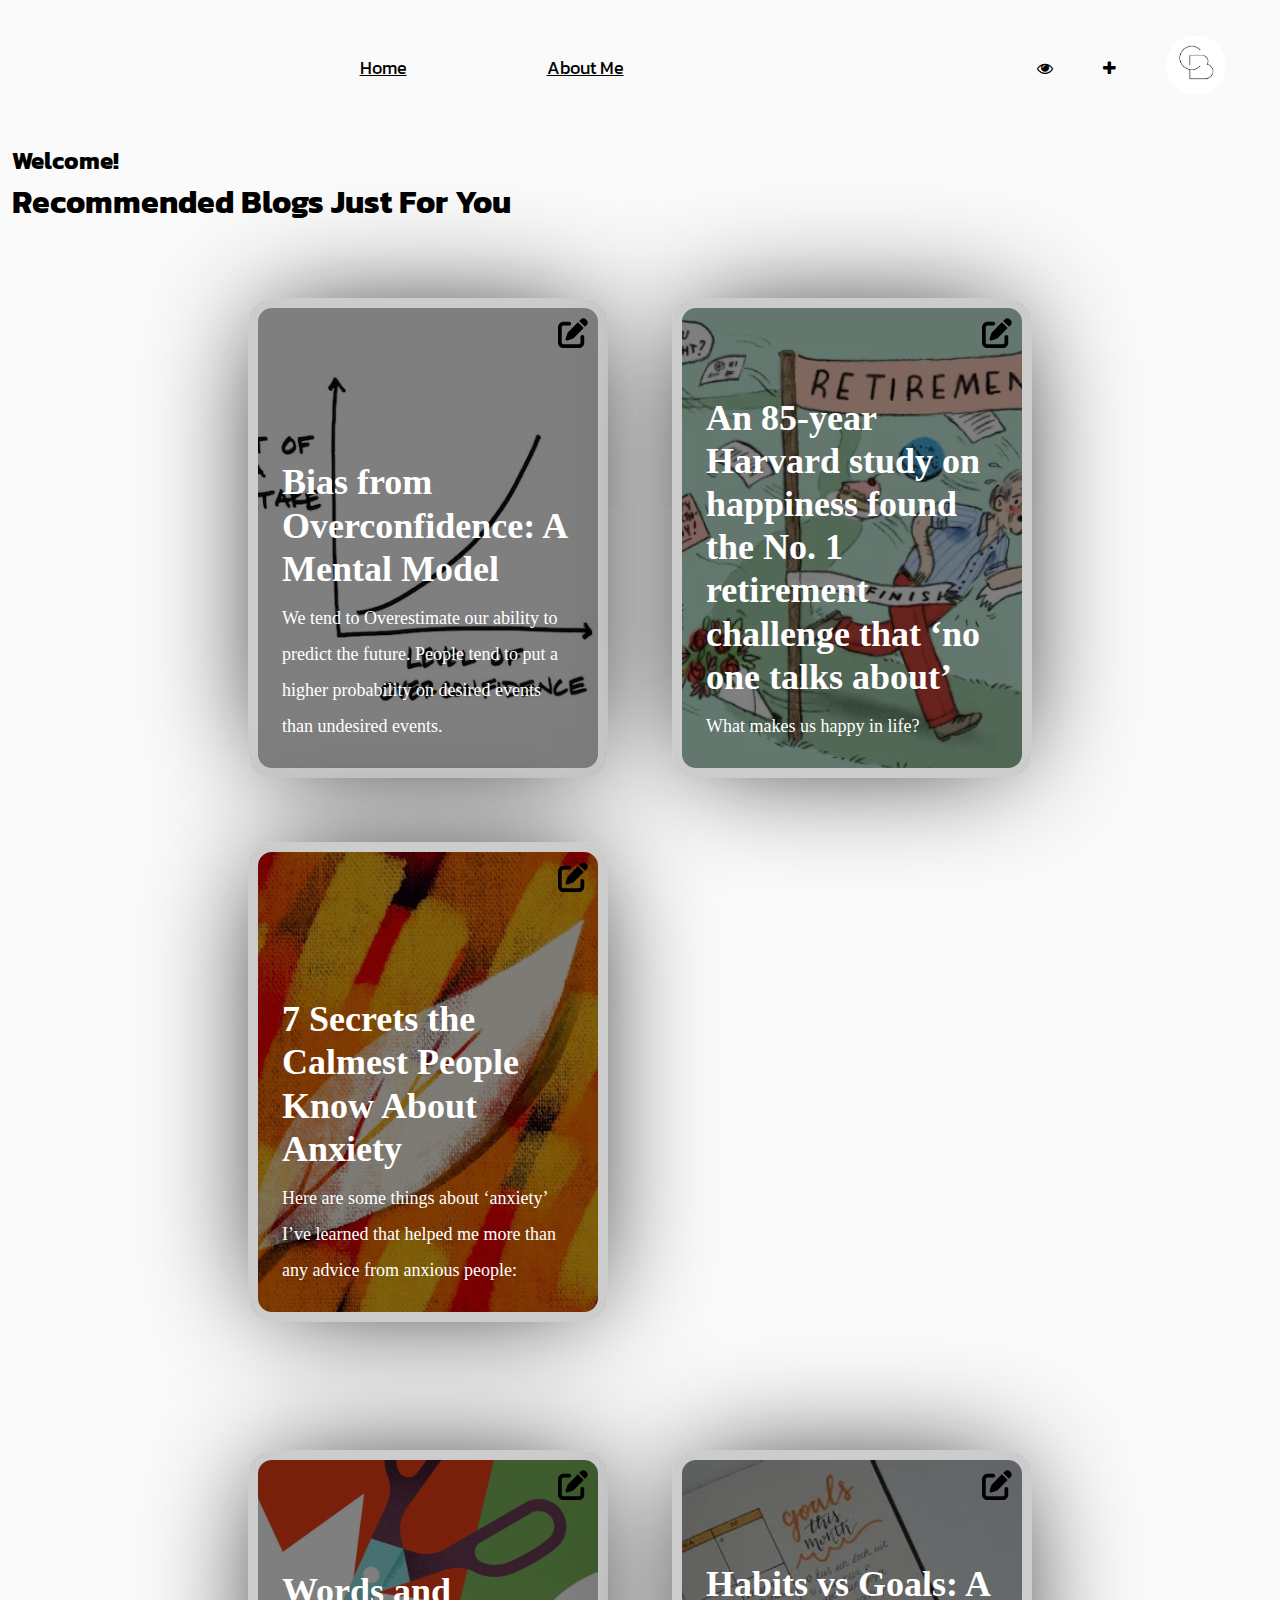
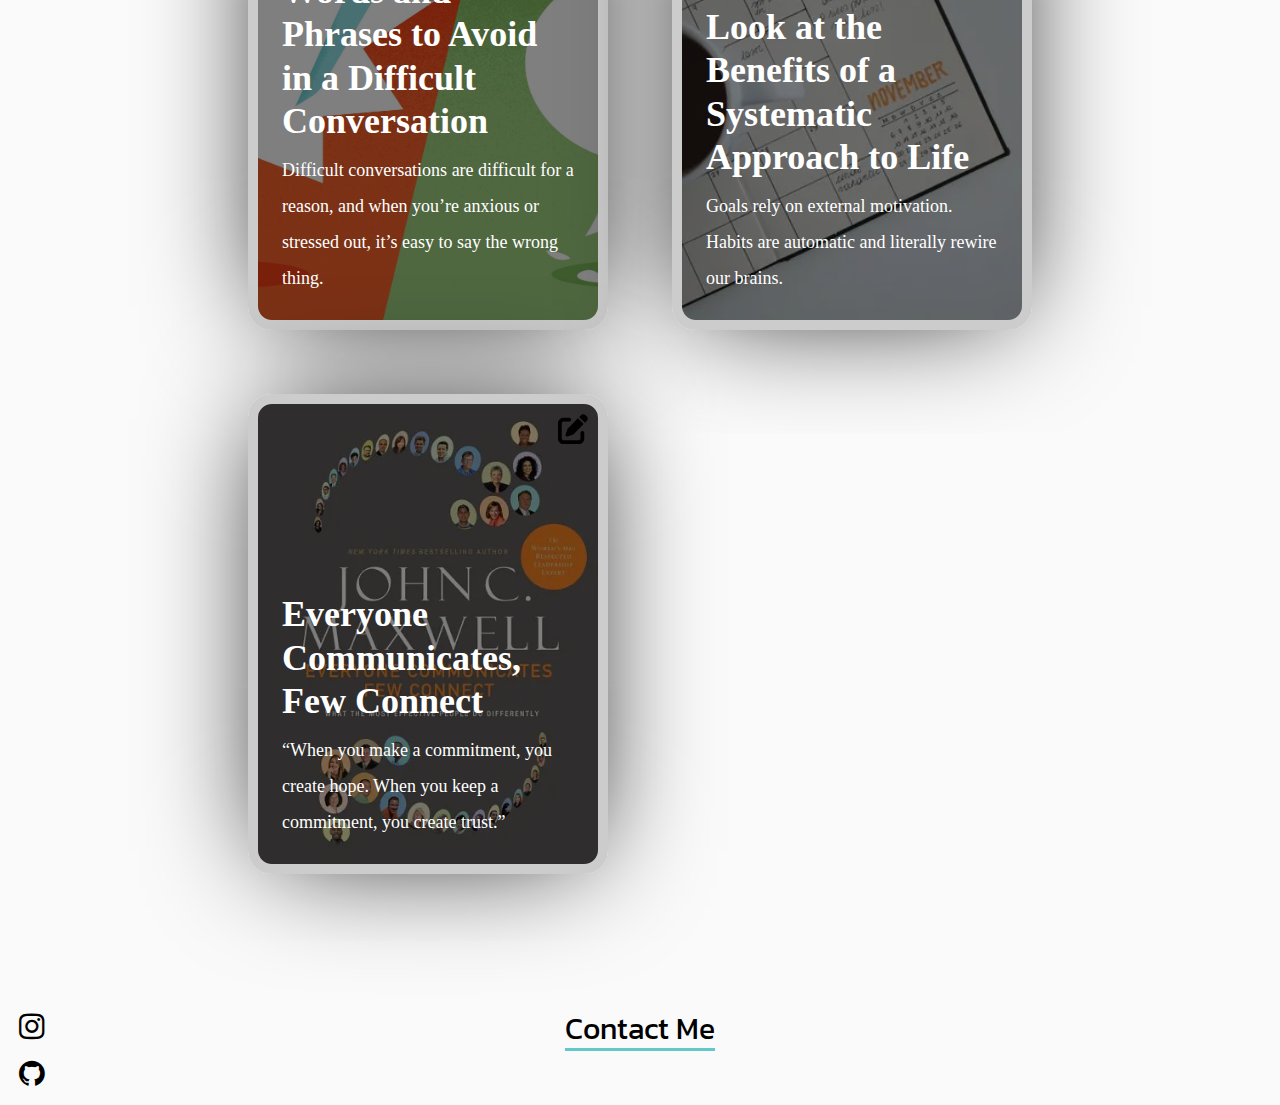
<file: index.html>
<!DOCTYPE html>
<html lang="en">
  <head>
    <meta charset="UTF-8" />
    <meta name="viewport" content="width=device-width, initial-scale=1.0" />
    <title>Personal Website</title>
    <link rel="stylesheet" type="text/css" href="styles.css" />
    <link
      rel="stylesheet"
      href="https://cdnjs.cloudflare.com/ajax/libs/font-awesome/4.7.0/css/font-awesome.min.css"
    />
    <link rel="preconnect" href="https://fonts.googleapis.com" />
    <link rel="preconnect" href="https://fonts.gstatic.com" crossorigin />
    <link
      href="https://fonts.googleapis.com/css2?family=Kanit:wght@300;400&display=swap"
      rel="stylesheet"
    />
  </head>
  <body>
    <div id="header">
      <div class="header-separator" id="header-left">
        <div class="header-left-items" id="home">
          <a href="index.html">Home</a>
        </div>
        <div class="header-left-items" id="about">
          <a href="about.html">About Me</a>
        </div>
      </div>
      <div class="header-separator" id="header-right">
        <div class="header-right-items">
          <i class="fa fa-solid fa-eye"></i>
        </div>
        <div class="header-right-items">
          <i class="fa fa-solid fa-plus"></i>
        </div>
        <div
          class="header-right-items"
          id="icons
        "
        >
          <img class="headerimg" src="assets/icon.jpg" alt="icon" />
        </div>
      </div>
    </div>
    <div id="body">
      <h2>Welcome!</h2>
      <h1>Recommended Blogs Just For You</h1>
    </div>

    <section class="cards-wrapper">
      <div class="card-grid-space">
        <a
          class="card"
          target="_blank"
          href="https://fs.blog/bias-from-overconfidence/?utm_source=pocket_reader"
          style="--bg-img: url(assets/img1.jpg)"
        >
          <div class="edit">
            <img src="assets/icons/pen-to-square-solid.svg" alt="edit icon" />
          </div>
          <div>
            <h1>Bias from Overconfidence: A Mental Model</h1>
            <p>
              We tend to Overestimate our ability to predict the future. People
              tend to put a higher probability on desired events than undesired
              events.
            </p>
          </div>
        </a>
      </div>
      <div class="card-grid-space">
        <a
          class="card"
          href="https://www.cnbc.com/2023/03/10/85-year-harvard-happiness-study-found-the-biggest-downside-of-retirement-that-no-one-talks-about.html?utm_source=pocket_saves"
          target="_blank"
          style="--bg-img: url(assets/img2.webp)"
        >
          <div class="edit">
            <img src="assets/icons/pen-to-square-solid.svg" alt="edit icon" />
          </div>
          <div>
            <h1>
              An 85-year Harvard study on happiness found the No. 1 retirement
              challenge that ‘no one talks about’
            </h1>
            <p>What makes us happy in life?</p>
          </div>
        </a>
      </div>
      <div class="card-grid-space">
        <a
          class="card"
          href="https://www.untetheredmind.co/p/7-secrets-the-calmest-people-know?utm_source=post-email-title&publication_id=1037895&post_id=112472762&isFreemail=true"
          target="_blank"
          style="--bg-img: url(assets/img3.jpg)"
        >
          <div class="edit">
            <img src="assets/icons/pen-to-square-solid.svg" alt="edit icon" />
          </div>
          <div>
            <h1>7 Secrets the Calmest People Know About Anxiety</h1>
            <p>
              Here are some things about ‘anxiety’ I’ve learned that helped me
              more than any advice from anxious people:
            </p>
          </div>
        </a>
      </div>
    </section>

    <section class="cards-wrapper">
      <div class="card-grid-space">
        <a
          class="card"
          href="https://getpocket.com/explore/item/words-and-phrases-to-avoid-in-a-difficult-conversation?position=3&scheduled_corpus_item_id=6373b163-b272-442e-80e9-8bf039b02b90&sponsored=0&utm_source=pocket_reader"
          target="_blank"
          style="--bg-img: url(assets/img4.jpg)"
        >
          <div class="edit">
            <img src="assets/icons/pen-to-square-solid.svg" alt="edit icon" />
          </div>
          <div>
            <h1>Words and Phrases to Avoid in a Difficult Conversation</h1>
            <p>
              Difficult conversations are difficult for a reason, and when
              you’re anxious or stressed out, it’s easy to say the wrong thing.
            </p>
          </div>
        </a>
      </div>
      <div class="card-grid-space">
        <a
          class="card"
          href="https://fs.blog/habits-vs-goals/"
          target="_blank"
          style="--bg-img: url(assets/img5.webp)"
        >
          <div class="edit">
            <img src="assets/icons/pen-to-square-solid.svg" alt="edit icon" />
          </div>
          <div>
            <h1>
              Habits vs Goals: A Look at the Benefits of a Systematic Approach
              to Life
            </h1>
            <p>
              Goals rely on external motivation. Habits are automatic and
              literally rewire our brains.
            </p>
          </div>
        </a>
      </div>
      <div class="card-grid-space">
        <a
          class="card"
          href="https://deepstash.com/share?type=article&id=127973&shared_by=610386"
          target="_blank"
          style="--bg-img: url(assets/img6.webp)"
        >
          <div class="edit">
            <img src="assets/icons/pen-to-square-solid.svg" alt="edit icon" />
          </div>
          <div>
            <h1>Everyone Communicates, Few Connect</h1>
            <p>
              “When you make a commitment, you create hope. When you keep a
              commitment, you create trust.”
            </p>
          </div>
        </a>
      </div>
    </section>
    <br />
    <footer>
      <div class="footer-items">
        <span
          class="fa-stack fa-2x"
          style="vertical-align: top; padding: 5px; position: absolute"
        >
          <a target="_blank" href="https://www.instagram.com/clrcb_05/">
            <i
              class="fa fa-brands fa-instagram fa-stack-2x"
              style="font-size: 30px"
            ></i>
          </a>
          <a target="_blank" href="https://github.com/Nyxezad">
            <i
              class="fa fa-brands fa-github fa-stack-1x"
              style="font-size: 30px; margin-top: 30px"
            ></i
          ></a>
        </span>
      </div>
      <div class="footer-items" id="contact">Contact Me</div>
      <div class="footer-items"></div>
    </footer>
  </body>
</html>
</file>
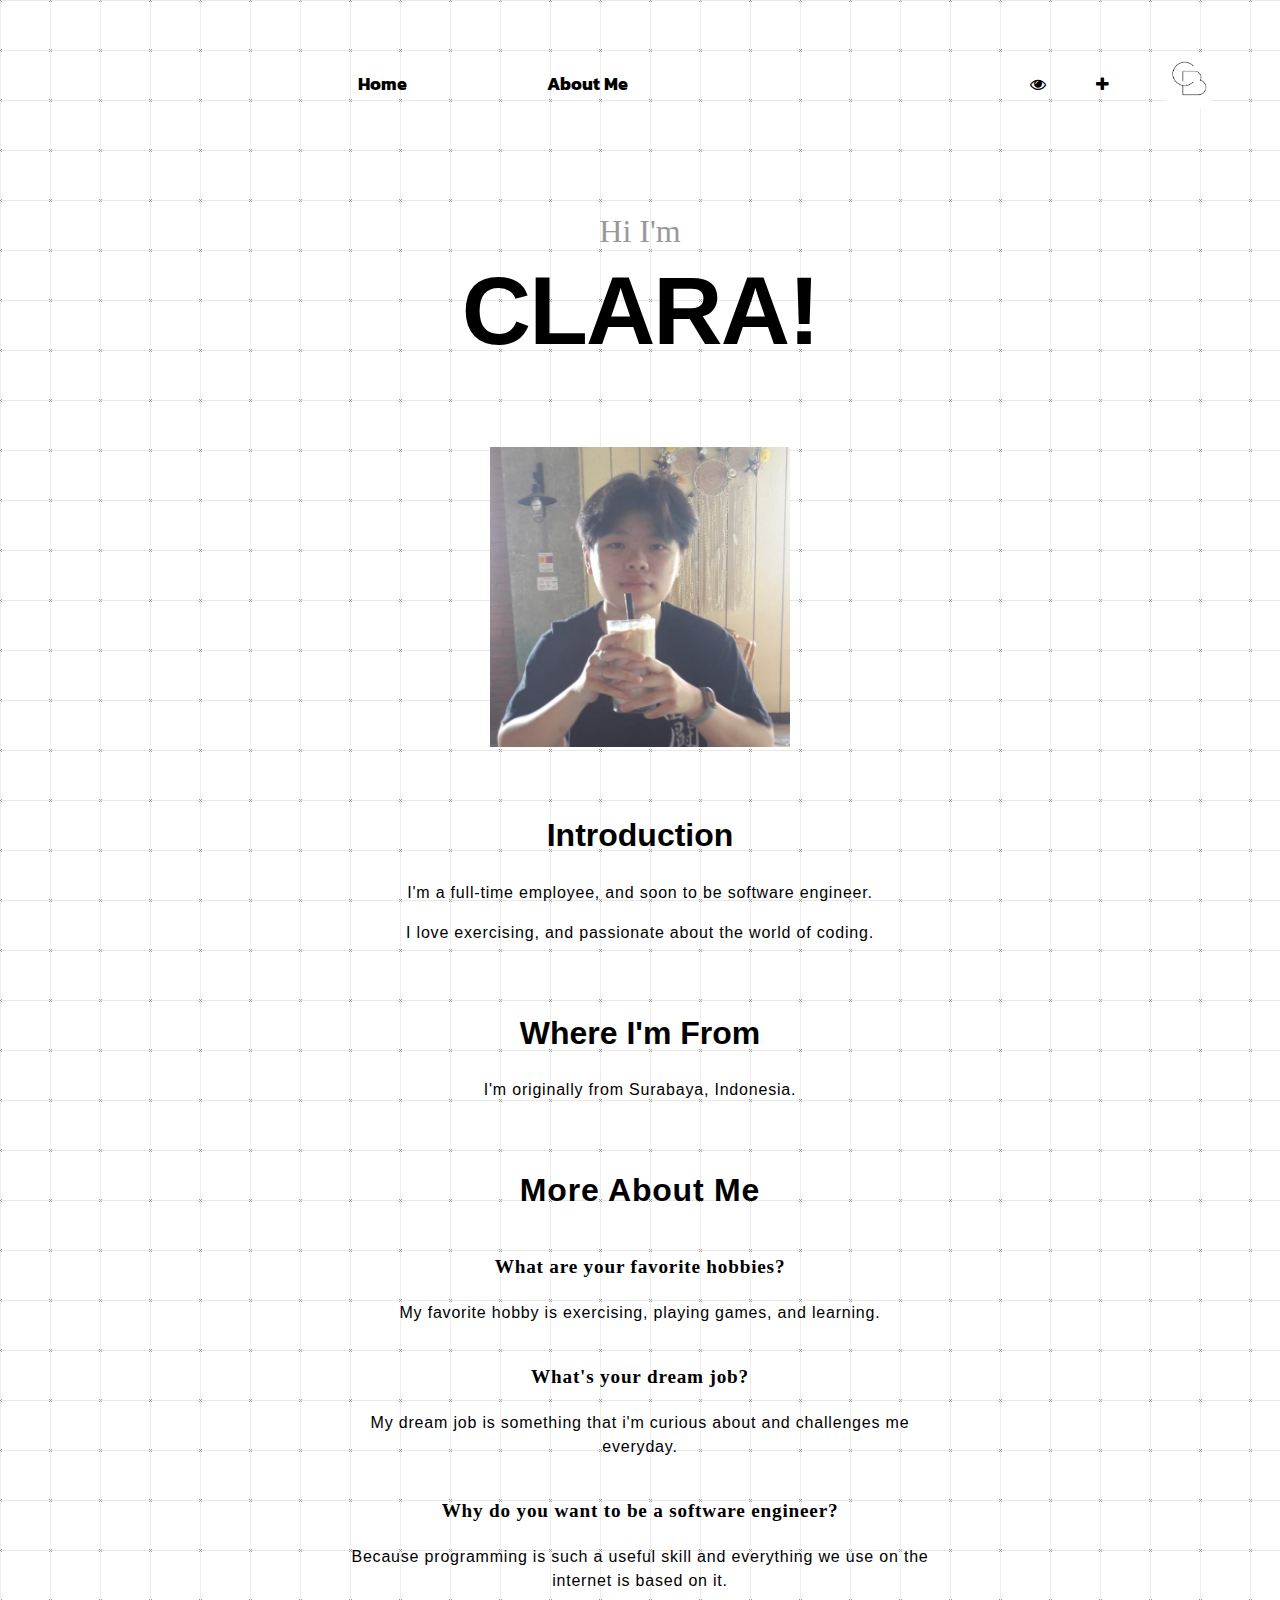
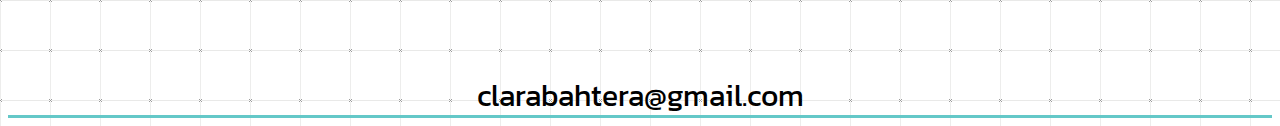
<file: about.html>
<!DOCTYPE html>
<html lang="en">
  <head>
    <meta charset="UTF-8" />
    <meta name="viewport" content="width=device-width, initial-scale=1.0" />
    <title>About Me</title>
    <link rel="stylesheet" type="text/css" href="styles2.css" />
    <link
      rel="stylesheet"
      href="https://cdnjs.cloudflare.com/ajax/libs/font-awesome/4.7.0/css/font-awesome.min.css"
    />
    <link rel="preconnect" href="https://fonts.googleapis.com" />
    <link rel="preconnect" href="https://fonts.gstatic.com" crossorigin />
    <link
      href="https://fonts.googleapis.com/css2?family=Kanit:wght@300;400&display=swap"
      rel="stylesheet"
    />
  </head>
  <body class="center">
    <div id="header">
      <div class="header-separator" id="header-left">
        <div class="header-left-items" id="home">
          <a href="index.html" style="color: black">Home</a>
        </div>
        <div class="header-left-items" id="about">
          <a href="about.html" style="color: black">About Me</a>
        </div>
      </div>
      <div class="header-separator" id="header-right">
        <div class="header-right-items">
          <i class="fa fa-solid fa-eye"></i>
        </div>
        <div class="header-right-items">
          <i class="fa fa-solid fa-plus"></i>
        </div>
        <div
          class="header-right-items"
          id="icons
          "
        >
          <img class="headerimg" src="assets/icon.jpg" alt="icon" />
        </div>
      </div>
    </div>

    <header>
      <br />
      <p class="masthead-intro">Hi I'm</p>
      <h1 class="masthead-heading">Clara!</h1>
      <img
        src="assets/me.jpg"
        alt="personal picture"
        style="
          width: 300px;
          height: 300px;
          display: block;
          margin-left: auto;
          margin-right: auto;
        "
      />
    </header>
    <section class="introduction-section">
      <h1>Introduction</h1>
      <p>I'm a full-time employee, and soon to be software engineer.</p>
      <p>I love exercising, and passionate about the world of coding.</p>
    </section>
    <section class="location-section">
      <h1>Where I'm From</h1>
      <p>I'm originally from Surabaya, Indonesia.</p>
    </section>
    <section class="questions-section">
      <h1>More About Me</h1>
      <h2>What are your favorite hobbies?</h2>
      <p>My favorite hobby is exercising, playing games, and learning.</p>
      <h2>What's your dream job?</h2>
      <p>
        My dream job is something that i'm curious about and challenges me
        everyday.
      </p>
      <h2>Why do you want to be a software engineer?</h2>
      <p>
        Because programming is such a useful skill and everything we use on the
        internet is based on it.
      </p>
    </section>

    <div class="footer-items" id="contact">clarabahtera@gmail.com</div>
  </body>
</html>
</file>
<file: styles.css>
* {
  padding: 0px;
  margin: 0;
}
#header {
  height: 15vh; /*vh = viewport height*/
  display: flex;
  justify-content: space-between;
  font-family: "Kanit", sans-serif;
}
.header-separator {
  height: 100%;
  display: flex;
  justify-content: center;
  align-items: center;
}
#header-left {
  flex-grow: 10;
}
#header-right {
  flex-grow: 1;
}
.header-left-items {
  padding: 8px 70px;
  font-size: 18px;
  cursor: pointer;
}

.header-right-items {
  padding: 8px 25px;
  cursor: pointer;
}
.headerimg {
  border-radius: 60%;
  width: 60px;
  height: 60px;
}
#body {
  color: black;
  font-family: "Kanit", sans-serif;
  padding: 8px 12px;
}
.edit {
  position: absolute;
  right: 10px;
  top: 10px;
}
.edit img {
  width: 30px;
  height: 30px;
}
footer {
  position: relative;
  bottom: 0;
  width: 100%;
  height: 50%;
  display: flex;
  justify-content: space-between;
  margin-top: 50px;
}
.footer-items {
  color: black;
}

#contact {
  color: inherit;
  text-decoration: none;
  cursor: pointer;
}

#contact {
  font-family: "Kanit", sans-serif;
  font-size: 30px;
  background: linear-gradient(
      to right,
      rgba(100, 200, 200, 1),
      rgba(100, 200, 200, 1)
    ),
    linear-gradient(
      to right,
      rgba(255, 0, 0, 1),
      rgba(255, 0, 180, 1),
      rgba(0, 100, 200, 1)
    );
  background-size: 100% 3px, 0 3px;
  background-position: 100% 100%, 0 100%;
  background-repeat: no-repeat;
  transition: background-size 400ms;
}

#contact:hover {
  background-size: 0 3px, 100% 3px;
}
@import url("https://fonts.googleapis.com/css?family=Heebo:400,700|Open+Sans:400,700");

:root {
  --color: #3c3163;
  --transition-time: 0.5s;
}

* {
  box-sizing: border-box;
}

body {
  margin: 0;
  min-height: 100vh;
  font-family: "Open Sans";
  background: #fafafa;
}

a {
  color: inherit;
}

.cards-wrapper {
  display: grid;
  justify-content: center;
  align-items: center;
  grid-template-columns: 1fr 1fr 1fr;
  grid-gap: 4rem;
  padding: 4rem;
  margin: 0 auto;
  width: max-content;
}

.card {
  font-family: "Heebo";
  --bg-filter-opacity: 0.5;
  background-image: linear-gradient(
      rgba(0, 0, 0, var(--bg-filter-opacity)),
      rgba(0, 0, 0, var(--bg-filter-opacity))
    ),
    var(--bg-img);
  height: 20em;
  width: 15em;
  font-size: 1.5em;
  color: white;
  border-radius: 1em;
  padding: 1em;
  /*margin: 2em;*/
  display: flex;
  align-items: flex-end;
  background-size: cover;
  background-position: center;
  box-shadow: 0 0 5em -1em black;
  transition: all, var(--transition-time);
  position: relative;
  overflow: hidden;
  border: 10px solid #ccc;
  text-decoration: none;
}

.card:hover {
  transform: rotate(0);
}

.card h1 {
  margin: 0;
  font-size: 1.5em;
  line-height: 1.2em;
}

.card p {
  font-size: 0.75em;
  font-family: "Open Sans";
  margin-top: 0.5em;
  line-height: 2em;
}

.card .tags {
  display: flex;
}

.card .tags .tag {
  font-size: 0.75em;
  background: rgba(255, 255, 255, 0.5);
  border-radius: 0.3rem;
  padding: 0 0.5em;
  margin-right: 0.5em;
  line-height: 1.5em;
  transition: all, var(--transition-time);
}

.card:hover .tags .tag {
  background: var(--color);
  color: white;
}

.card .date {
  position: absolute;
  top: 0;
  right: 0;
  font-size: 0.75em;
  padding: 1em;
  line-height: 1em;
  opacity: 0.8;
}

.card:before,
.card:after {
  content: "";
  transform: scale(0);
  transform-origin: top left;
  border-radius: 50%;
  position: absolute;
  left: -50%;
  top: -50%;
  z-index: -5;
  transition: all, var(--transition-time);
  transition-timing-function: ease-in-out;
}

.card:before {
  background: #ddd;
  width: 250%;
  height: 250%;
}

.card:after {
  background: white;
  width: 200%;
  height: 200%;
}

.card:hover {
  color: var(--color);
}

.card:hover:before,
.card:hover:after {
  transform: scale(1);
}

.card-grid-space .num {
  font-size: 3em;
  margin-bottom: 1.2rem;
  margin-left: 1rem;
}

/* MEDIA QUERIES */
@media screen and (max-width: 1285px) {
  .cards-wrapper {
    grid-template-columns: 1fr 1fr;
  }
}

@media screen and (max-width: 900px) {
  .cards-wrapper {
    grid-template-columns: 1fr;
  }

  .card-grid-space .num {
    margin-left: 0;
    text-align: center;
  }
}

@media screen and (max-width: 500px) {
  .cards-wrapper {
    padding: 4rem 2rem;
  }
  .card {
    max-width: calc(100vw - 4rem);
  }
}
</file>
<file: styles2.css>
#header {
  height: 15vh; /*vh = viewport height*/
  display: flex;
  justify-content: space-between;
  font-family: "Kanit", sans-serif;
  color: black;
}
.header-separator {
  height: 100%;
  display: flex;
  justify-content: center;
  align-items: center;
}
#header-left {
  flex-grow: 10;
}
#header-right {
  flex-grow: 1;
}
.header-left-items {
  padding: 8px 70px;
  font-size: 18px;
  cursor: pointer;
}

.header-right-items {
  padding: 8px 25px;
  cursor: pointer;
}
.headerimg {
  border-radius: 60%;
  width: 60px;
  height: 60px;
}
body {
  /* Typography Declarations */
  color: #222222;
  font-size: 1em;
  font-family: "Open Sans", "Helvetica Neue", sans-serif;
}

.content-footer,
.masthead-heading,
.masthead-intro {
  text-align: center;
}

.masthead {
  padding: 6em 0;
  background-image: url("https://i.imgur.com/yGmrlyg.jpg");
  background-size: cover;
  background-repeat: no-repeat;
  border-top: solid 1em #ffcf33;
}

.masthead-intro {
  /* Layout Declarations */
  margin-bottom: 0.1em;
  /* Typography Declarations */
  font-family: "Gentium Book Basic", Georgia, serif;
  font-size: 2em;
}

.masthead-heading {
  /* Layout Declarations */
  color: black;
  margin-top: -0.2em;
  /* Typography Declarations */
  font-family: "Open Sans", "Helvetica Neue", sans-serif;
  font-weight: bold;
  font-size: 6em;
  letter-spacing: -0.02em;
  text-transform: uppercase;
}

.introduction-section,
.location-section,
.questions-section {
  max-width: 38em;
  margin-left: auto;
  margin-right: auto;
  margin-top: 2em;
}

.introduction-section > p,
.location-section > p,
.questions-section,
.content-footer > p {
  /* Typography Declarations */
  font-weight: 300;
  letter-spacing: 0.05em;
}

.questions-section > h2 {
  font-family: "Gentium Book Basic", Georgia, serif;
  font-size: 1.2em;
  font-weight: bold;
  /* Layout */
  margin: 2em 0 1em 0;
}

section > h1 {
  margin-top: 2em;
}
section {
  color: black;
}

.content-footer,
.masthead-heading,
.masthead-intro {
  text-align: center;
}

.masthead-intro {
  margin-bottom: 0.1em;
  font-family: "Gentium Book Basic", Georgia, serif;
  font-size: 2em;
}

.masthead-heading {
  margin-top: -0.2em;
  font-family: "Open Sans", "Helvetica Neue", sans-serif;
  font-weight: bold;
  font-size: 6em;
  letter-spacing: -0.02em;
  text-transform: uppercase;
}
.introduction > p,
.location > p,
.content-footer > p {
  /* Typography Declarations */
  font-weight: 300;
  letter-spacing: 0.05em;
}
h2 {
  /* Typography Declarations */
  font-family: "Gentium Book Basic", Georgia, serif;
  font-size: 1.2em;
  font-weight: bold;
}

.introduction-section,
.location-section,
.questions-section {
  max-width: 38em;
  margin-left: auto;
  margin-right: auto;
  margin-top: 2em;
}
.content-footer {
  margin: 50px 0;
  padding: 20px 0;
  text-align: center;
  background-color: #73a8c2;
  text-decoration: none;
}
.social > li {
  display: inline-block;
  margin: 0 5px;
}
.content-footer > p {
  color: #f7ede1;
}
a {
  font-weight: bold;
  text-decoration: none;
  color: black;
}

@media only screen and (max-width: 500px) {
  .masthead {
    padding: 3em 0;
  }
  .masthead-heading {
    font-size: 3em;
  }
  .content-footer {
    padding: 2em 2.5em;
  }
}

.footer-items {
  color: black;
  margin-bottom: 0px;
  margin-top: 80px;
}

#contact {
  color: inherit;
  text-decoration: none;
  cursor: pointer;
  text-align: center;
  font-size: 30px;
  color: black;
}

#contact {
  font-family: "Kanit", sans-serif;
  background: linear-gradient(
      to right,
      rgba(100, 200, 200, 1),
      rgba(100, 200, 200, 1)
    ),
    linear-gradient(
      to right,
      rgba(255, 0, 0, 1),
      rgba(255, 0, 180, 1),
      rgba(0, 100, 200, 1)
    );
  background-size: 100% 3px, 0 3px;
  background-position: 100% 100%, 0 100%;
  background-repeat: no-repeat;
  transition: background-size 400ms;
}

#contact:hover {
  background-size: 0 3px, 100% 3px;
}
@import url("https://fonts.googleapis.com/css?family=Heebo:400,700|Open+Sans:400,700");

:root {
  --color: #3c3163;
  --transition-time: 0.5s;
}

@import url(https://fonts.googleapis.com/css?family=Exo:100);

@-webkit-keyframes bg-scrolling-reverse {
  100% {
    background-position: 50px 50px;
  }
}
@-moz-keyframes bg-scrolling-reverse {
  100% {
    background-position: 50px 50px;
  }
}
@-o-keyframes bg-scrolling-reverse {
  100% {
    background-position: 50px 50px;
  }
}
@keyframes bg-scrolling-reverse {
  100% {
    background-position: 50px 50px;
  }
}
@-webkit-keyframes bg-scrolling {
  0% {
    background-position: 50px 50px;
  }
}
@-moz-keyframes bg-scrolling {
  0% {
    background-position: 50px 50px;
  }
}
@-o-keyframes bg-scrolling {
  0% {
    background-position: 50px 50px;
  }
}
@keyframes bg-scrolling {
  0% {
    background-position: 50px 50px;
  }
}
/* Main styles */
body {
  margin-top: 1rem;
  color: #999;
  font: 400 16px/1.5 exo, ubuntu, "segoe ui", helvetica, arial, sans-serif;
  text-align: center;
  /* img size is 50x50 */
  background: url("[data-uri]")
    repeat 0 0;
  -webkit-animation: bg-scrolling-reverse 0.92s infinite;
  /* Safari 4+ */
  -moz-animation: bg-scrolling-reverse 0.92s infinite;
  /* Fx 5+ */
  -o-animation: bg-scrolling-reverse 0.92s infinite;
  /* Opera 12+ */
  animation: bg-scrolling-reverse 0.92s infinite;
  /* IE 10+ */
  -webkit-animation-timing-function: linear;
  -moz-animation-timing-function: linear;
  -o-animation-timing-function: linear;
  animation-timing-function: linear;
}
body::before {
  content: "";
  font-size: 8rem;
  font-weight: 100;
  font-style: normal;
}
</file>
